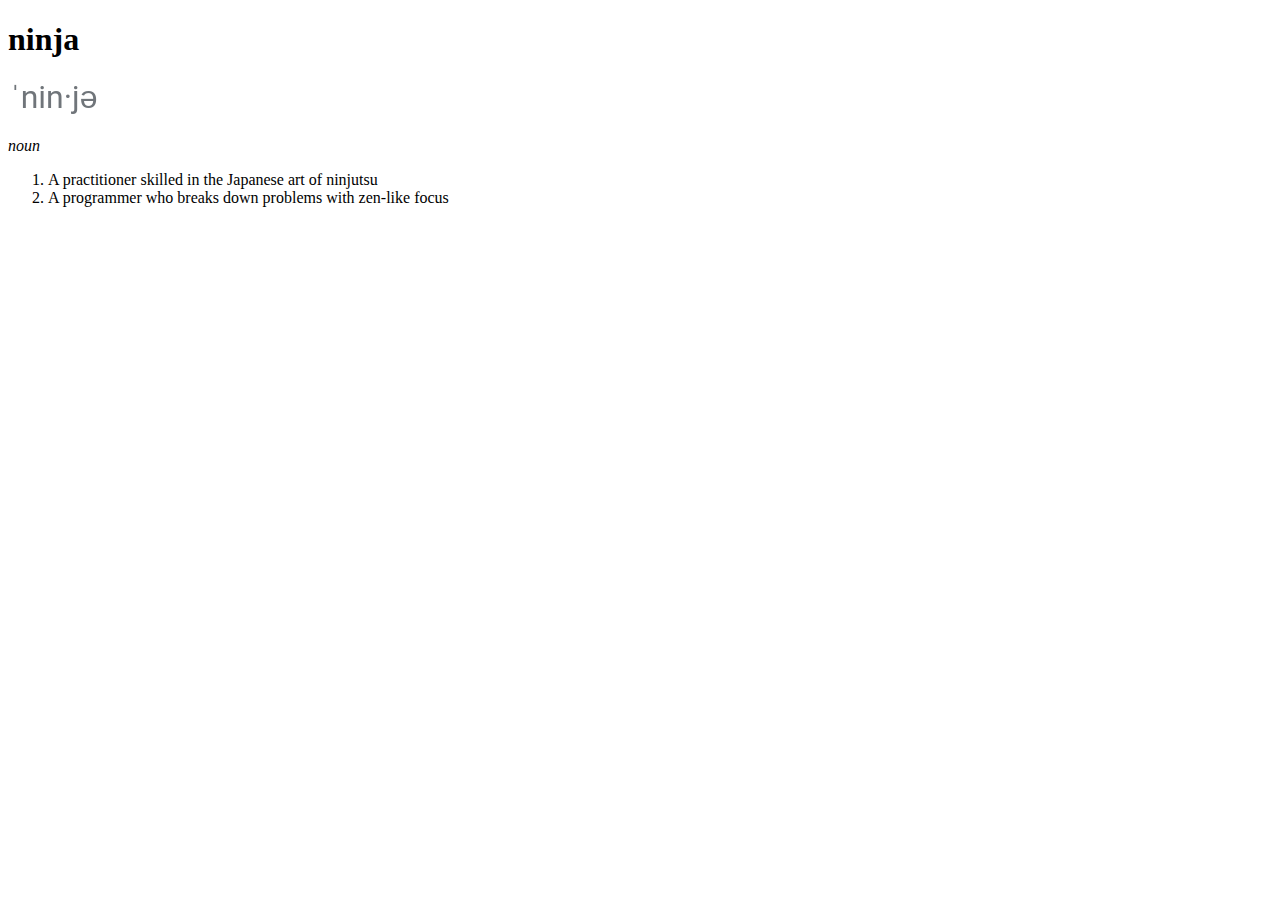
<file: Week1/Day 1/Practice/Dictionary Entry/index.html>
<!DOCTYPE html>
<html lang="en">
<head>
    <meta charset="UTF-8">
    <meta http-equiv="X-UA-Compatible" content="IE=edge">
    <meta name="viewport" content="width=device-width, initial-scale=1.0">
    
</head>
<body>
    <h1>ninja</h1>
   <img src="pronunciation.png">
   <p><em>noun</em></p>
   <ol>
    <li>A practitioner skilled in the Japanese art of ninjutsu </li>
    <li>A programmer who breaks down problems with zen-like focus</li>
   </ol>
</body>
</html>
</file>
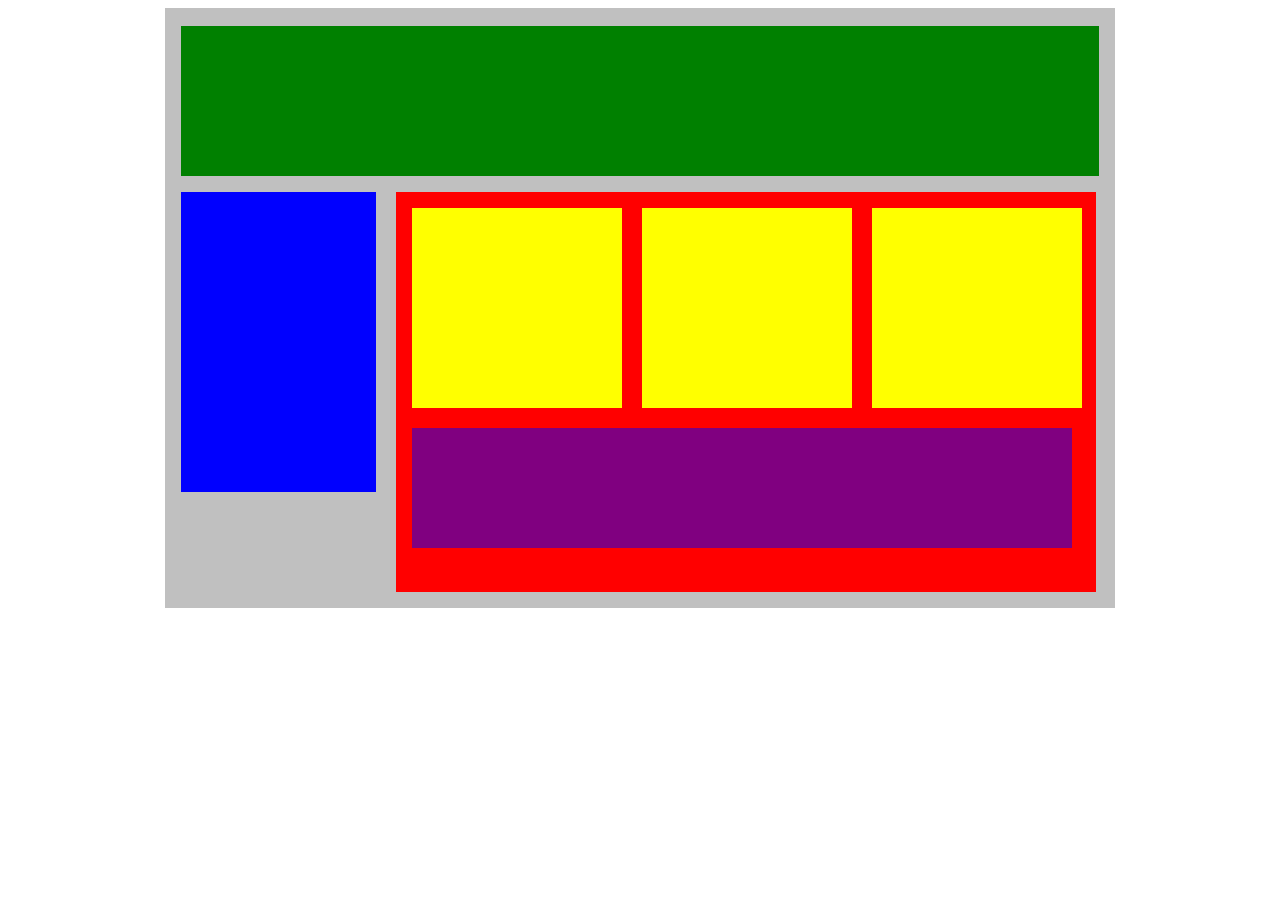
<file: Week1/Day 2/Core/Plotting-Our-Blocks/index.html>
<!DOCTYPE html>
<html lang="en">
<head>
    <title>Position Practice</title>
    <link rel="stylesheet" type="text/css" href="styles.css">
</head>
<body>
    <div class="container">
        <div class="top-nav"></div>
        <div class="side-nav"></div>
        <div class="main">
            <div class="sub-content"></div>
            <div class="sub-content"></div>
            <div class="sub-content"></div>
            <div id="advertisement"></div>
        </div>
    </div>
</body>
</html>
</file>
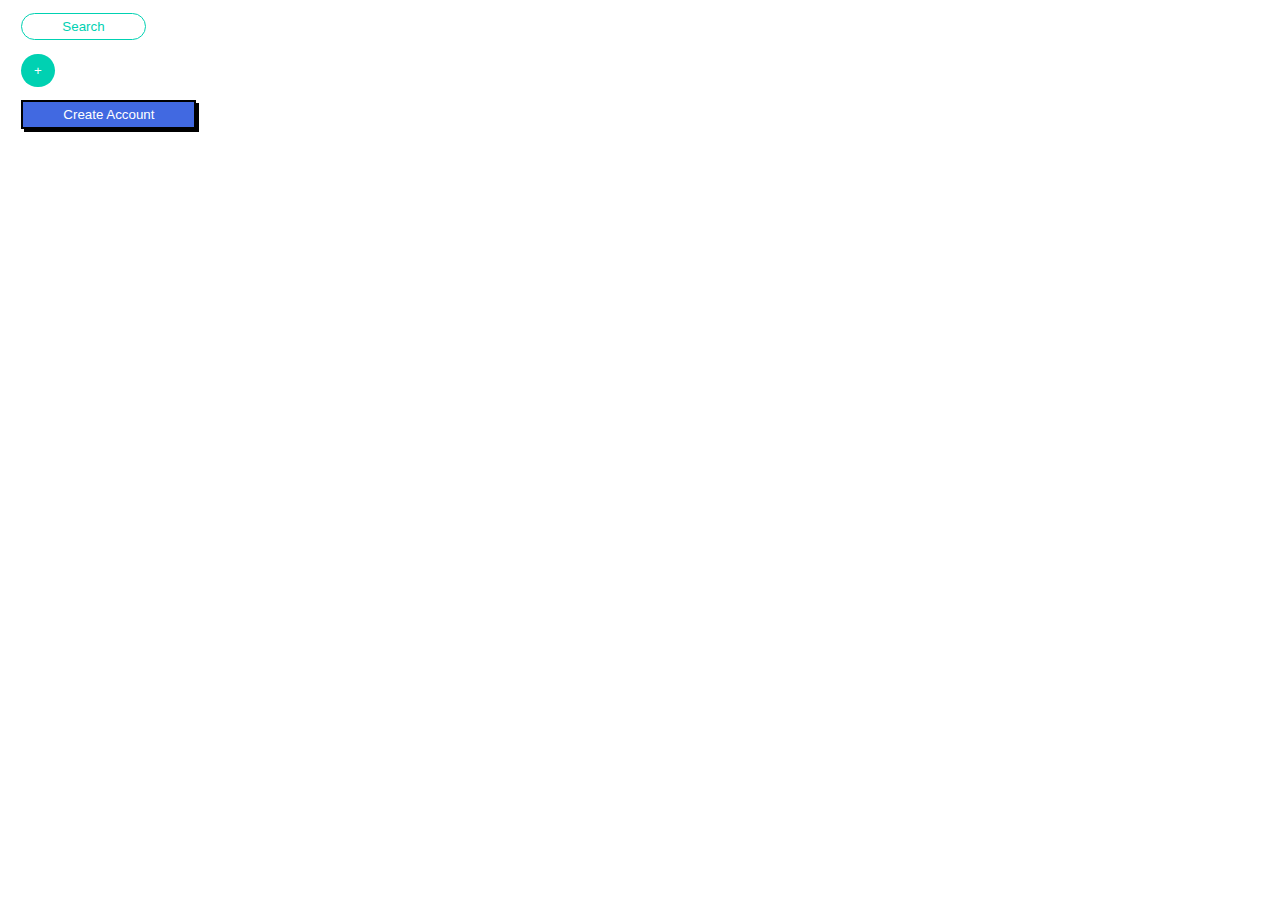
<file: Week1/Day 2/Practice/Button-Up/index.html>
<!DOCTYPE html>
<html lang="en">
<head>
    <meta charset="UTF-8">
    <meta http-equiv="X-UA-Compatible" content="IE=edge">
    <meta name="viewport" content="width=device-width, initial-scale=1.0">
    <link rel="stylesheet" href="style.css">
    <title>Button Up</title>
</head>
<body>
    <div class="buttons">
        <button class="search">Search</button>
        <button class="plus">+</button>
        <button class="create-account">Create Account</button>
    </div> 
</body>
</html>
</file>
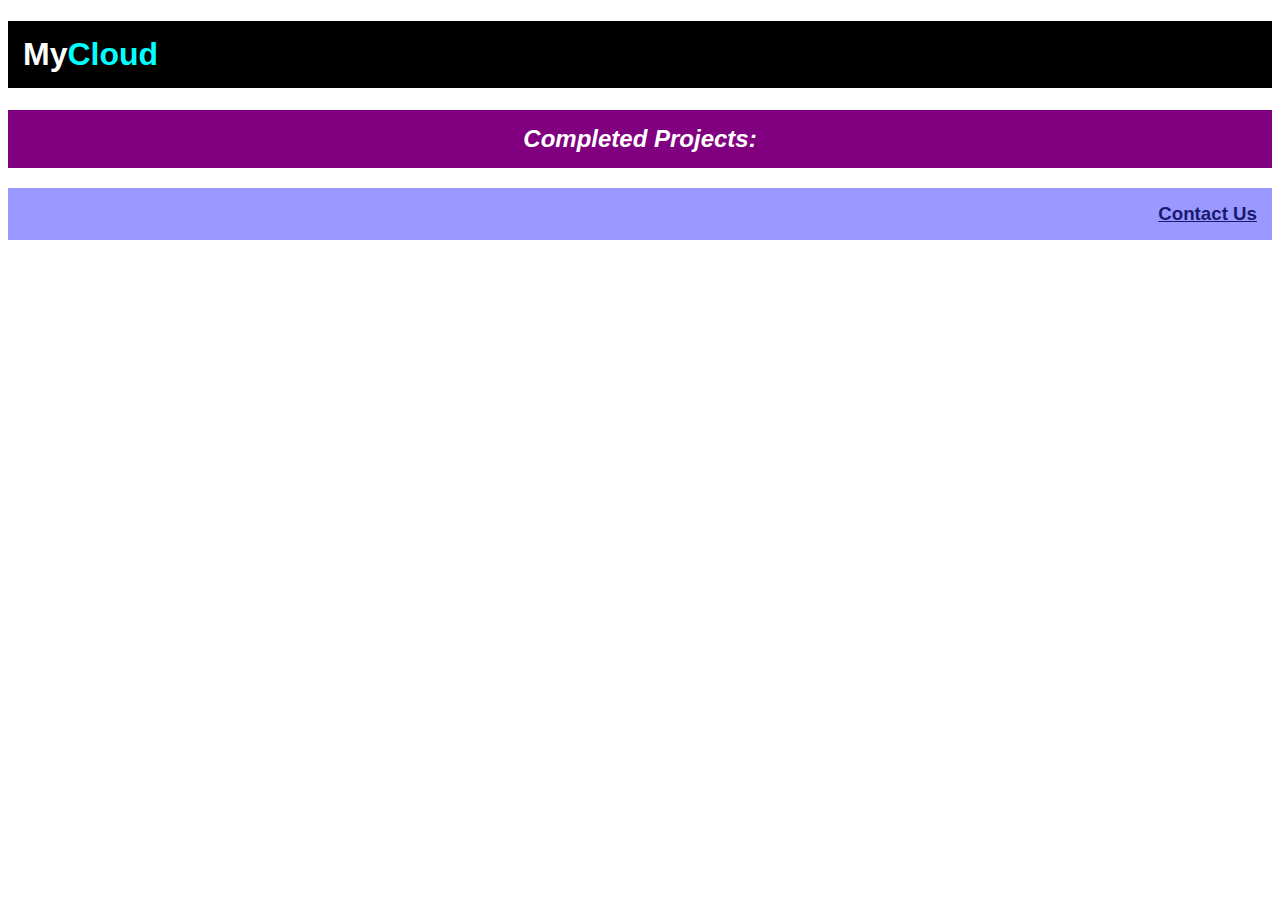
<file: Week1/Day 2/Practice/Styling/index.html>
<!DOCTYPE html>
<html lang="en">
<head>
    <meta charset="UTF-8">
    <meta http-equiv="X-UA-Compatible" content="IE=edge">
    <meta name="viewport" content="width=device-width, initial-scale=1.0">
    <link rel="stylesheet" href="style.css">
    <title>Styling</title>
</head>
<body>
    <h1>My<span>Cloud</span></h1>
    <h2>Completed Projects:</h2>
    <h3>Contact Us</h3>
</body>
</html>
</file>
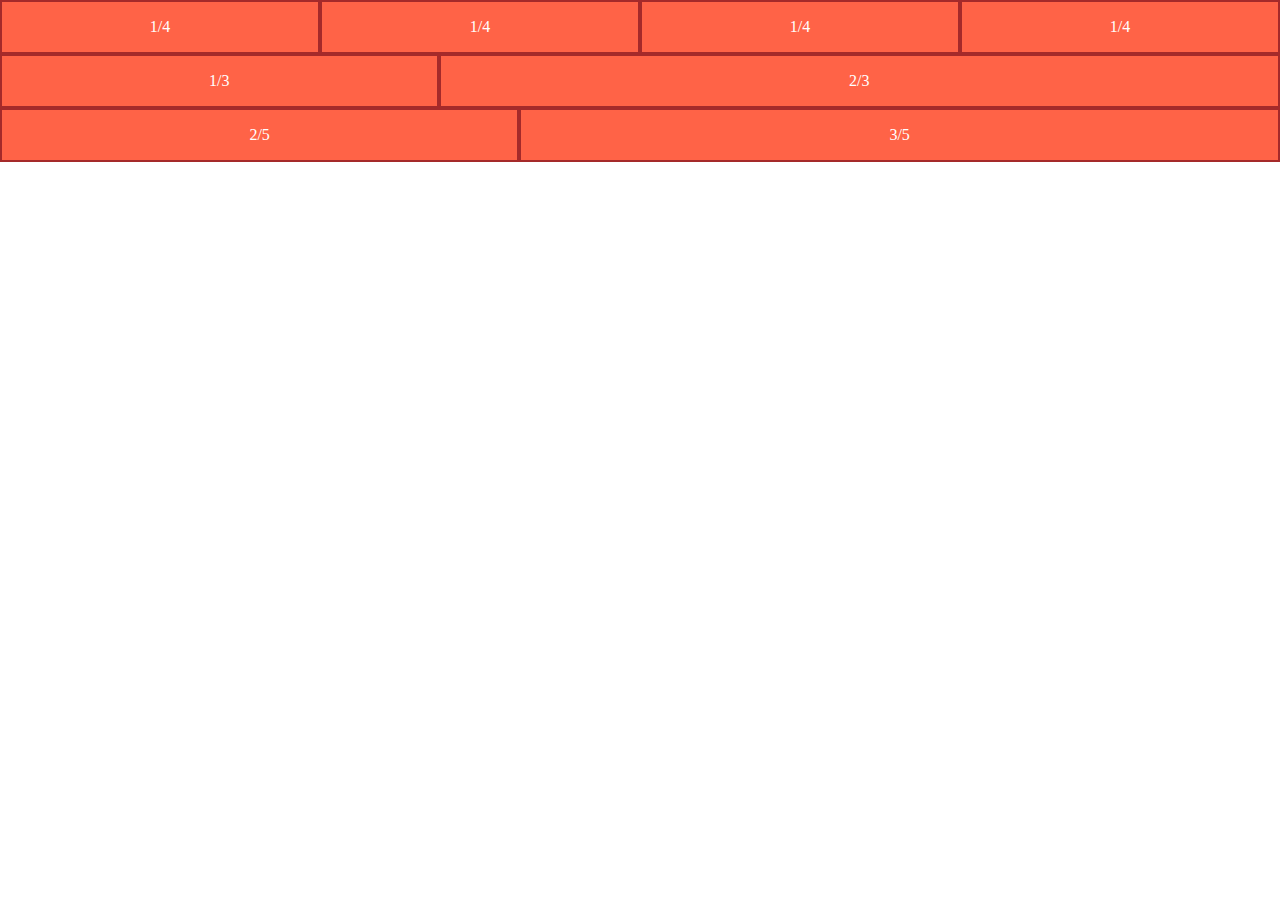
<file: Week1/Day 3/Core/FLEX-ible Columns/index.html>
<!DOCTYPE html>
<html lang="en">
<head>
    <meta charset="UTF-8">
    <meta http-equiv="X-UA-Compatible" content="IE=edge">
    <meta name="viewport" content="width=device-width, initial-scale=1.0">
    <link rel="stylesheet" href="style.css">
    <title>Document</title>
</head>
<body>
    <div class="row">
        <div class="col tomato">1/4</div>
        <div class="col tomato">1/4</div>
        <div class="col tomato">1/4</div>
        <div class="col tomato">1/4</div>
    </div>
    <div class="row">
        <div class="col tomato">1/3</div>
        <div class="col-2 tomato">2/3</div>
    </div>
    <div class="row">
        <div class="col-2 tomato">2/5</div>
        <div class="col-3 tomato">3/5</div>
    </div>    
</body>
</html>
</file>
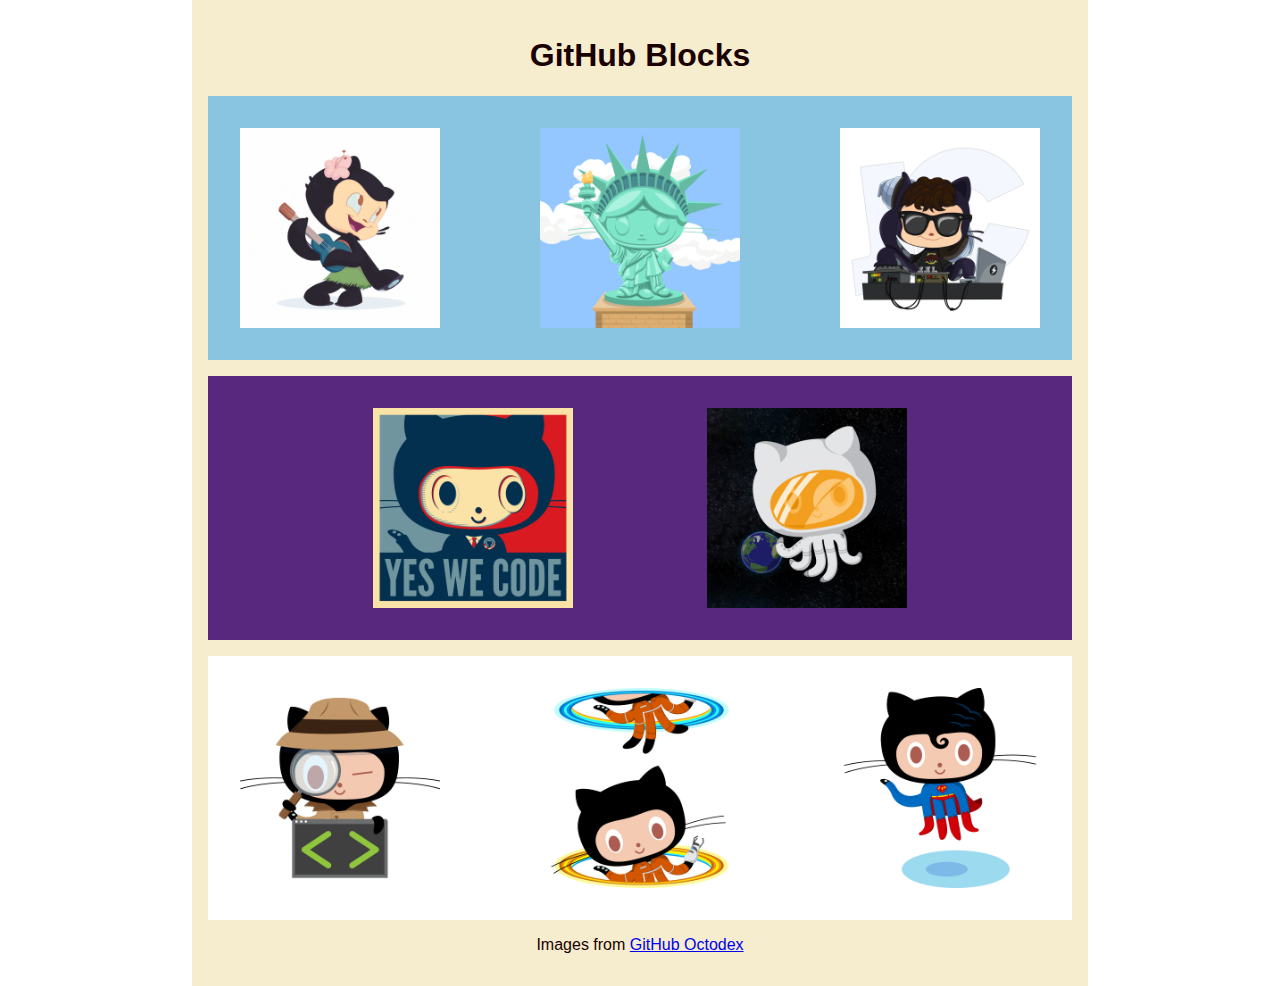
<file: Week1/Day 3/Core/Github Blocks/index.html>
<!DOCTYPE html>
<html lang="en">
<head>
    <meta charset="UTF-8">
    <meta http-equiv="X-UA-Compatible" content="IE=edge">
    <meta name="viewport" content="width=device-width, initial-scale=1.0">
    <link rel="stylesheet" href="style.css">
    <title>GitHub Blocks</title>
</head>
<body>
    <div class="container">
        <h1>GitHub Blocks</h1>
        <div class="sub-container blueBG">
            <img src="Images/hula_loop_octodex03.gif" alt="Hula loop octodex">
            <img src="Images/octoliberty.png" alt="Octo liberty">
            <img src="Images/catstello.png" alt="Catstello">
        </div>
        <div class="sub-container2 brownBG">
            <img src="Images/baracktocat.jpg" alt="Baracktocat">
            <img src="Images/octonaut.jpg" alt="Octonaut">
        </div>
        <div class="sub-container whiteBG">
            <img src="Images/inspectocat.jpg" alt="Inspecto Cat">
            <img src="Images/chellocat.jpg" alt="Chello Cat">
            <img src="Images/okal-eltocat.jpg" alt="Okal-eltocat">
        </div>
        <p>Images from <a href="https://octodex.github.com/">GitHub Octodex</a></p>
    </div>
</body>
</html>
</file>
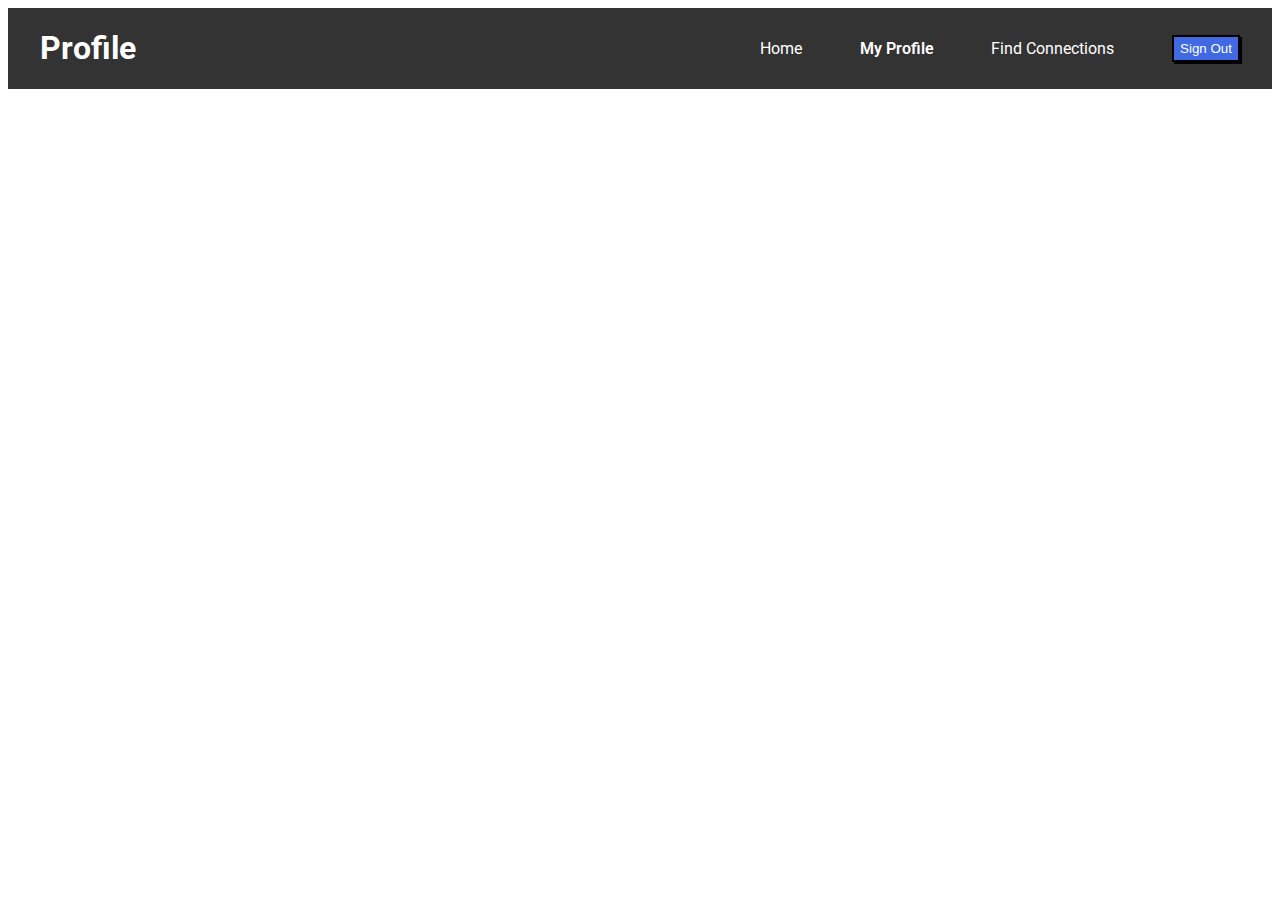
<file: Week1/Day 3/Practice/Flex-Navbar/index.html>
<!DOCTYPE html>
<html lang="en">
<head>
    <meta charset="UTF-8">
    <meta http-equiv="X-UA-Compatible" content="IE=edge">
    <meta name="viewport" content="width=device-width, initial-scale=1.0">
    <link rel="stylesheet" href="style.css">
    <link rel="preconnect" href="https://fonts.googleapis.com">
    <link rel="preconnect" href="https://fonts.gstatic.com" crossorigin>
    <link href="https://fonts.googleapis.com/css2?family=Lato&family=Roboto&display=swap" rel="stylesheet">
    <title>Document</title>
</head>
<body>
    <div class="nav">
        <h1 class="nav-title">Profile</h1>
        <ul class="nav-links">
            <li><a href="#">Home</a></li>
            <li><a href="#" class="active">My Profile</a></li>
            <li><a href="#">Find Connections</a></li>
            <li><button class="btn">Sign Out</button></li>
        </ul>
    </div>    
</body>
</html>
</file>
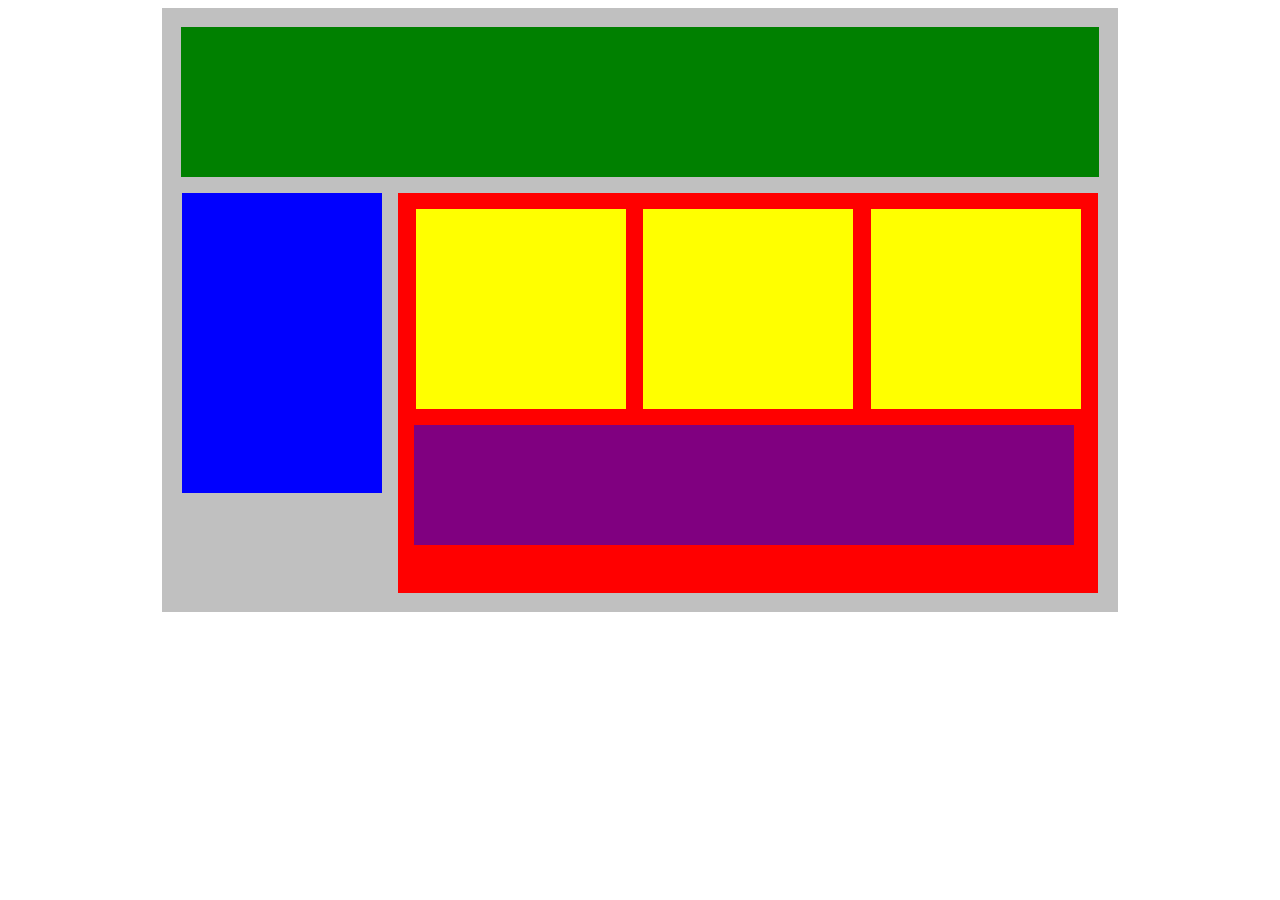
<file: Week1/Day 3/Practice/Flex-Our-Box/index.html>
<!DOCTYPE html>
<html lang="en">
<head>
    <title>Position Practice</title>
    <link rel="stylesheet" type="text/css" href="style.css">
</head>
<body>
    <div class="container">
        <div class="top-nav"></div>
        <div class="row">
            <div class="side-nav"></div>
            <div class="main">
                <div class="row">
                    <div class="sub-content"></div>
                    <div class="sub-content"></div>
                    <div class="sub-content"></div>
                </div>
                <div id="advertisement"></div>
            </div>
        </div>
    </div>
</body>
</html>
</file>
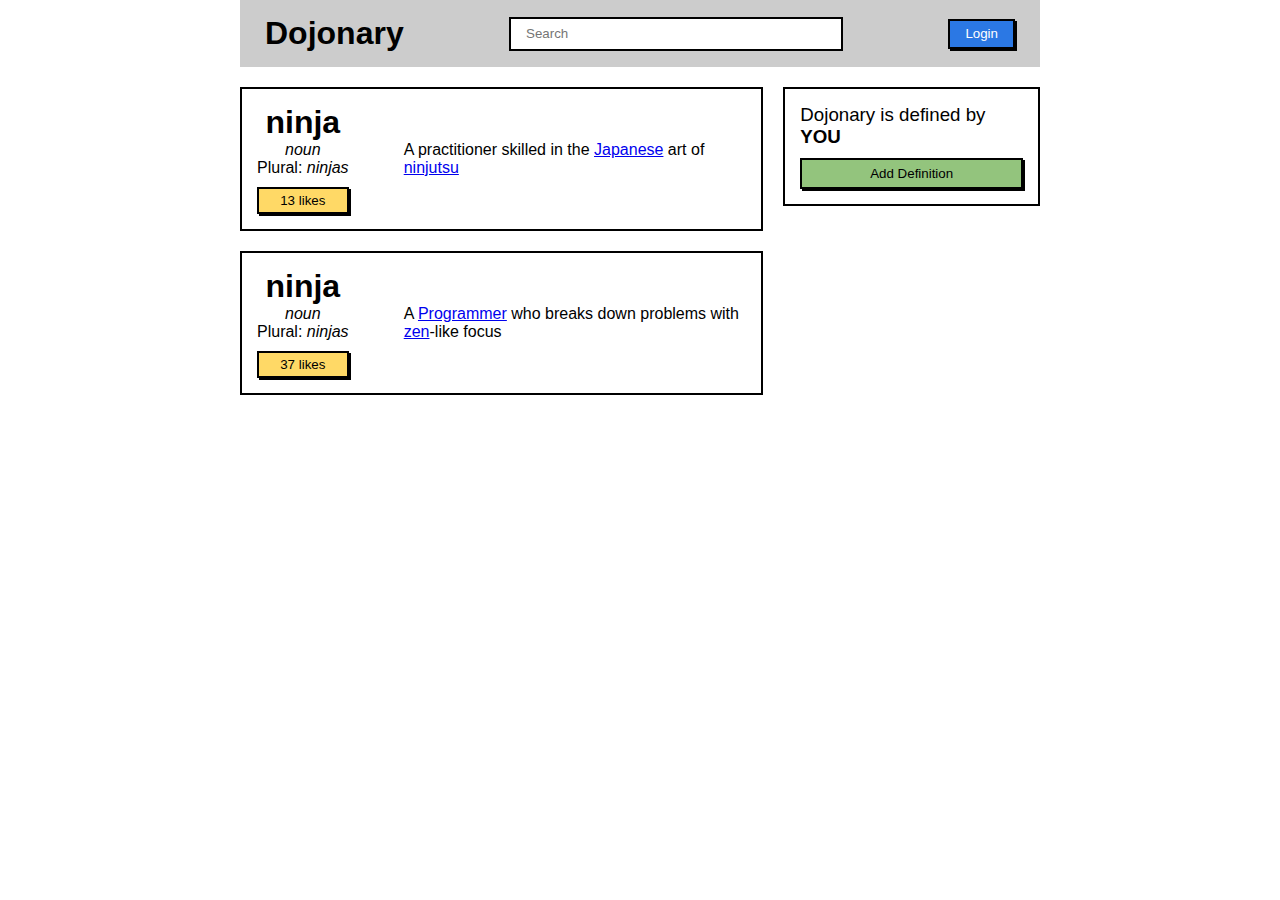
<file: Week2/Day 1/Core/Button Clicker/index.html>
<!DOCTYPE html>
<html lang="en">

<head>
    <meta charset="UTF-8">
    <meta http-equiv="X-UA-Compatible" content="IE=edge">
    <meta name="viewport" content="width=device-width, initial-scale=1.0">
    <link rel="stylesheet" href="style.css">
    <title>Button Clicker</title>
</head>

<body>
    <div class="navbar">
        <h1>Dojonary</h1>
        <input type="text" placeholder="Search">
        <button class="login" onclick="loginLogout(this)">Login</button>
    </div>
    <div class="content">
        <div class="ninjas">

            <div class="ninja">
                <div class="ninja-head">
                    <h1>ninja</h1>
                    <p>
                        <em>noun</em>
                    </p>
                    <p class="plural">Plural: <i>ninjas</i></p>
                    <button onclick="alert('Ninja was liked')">13 likes</button>
                </div>
                <p>
                    A practitioner skilled in the <a href="#">Japanese</a> art of <a href="#">ninjutsu</a>
                </p>
            </div>

            <div class="ninja">
                <div class="ninja-head">
                    <h1>ninja</h1>
                    <p>
                        <em>noun</em>
                    </p>
                    <p class="plural">Plural: <i>ninjas</i></p>
                    <button onclick="alert('Ninja was liked')">37 likes</button>
                </div>
                <p>
                    A <a href="#">Programmer</a> who breaks down problems with <a href="#">zen</a>-like focus
                </p>
            </div>

        </div>
        <div class="dojonary">
            <h3>Dojonary is defined by <strong>YOU</strong></h3>
            <button onclick="removeBtn(this)">Add Definition</button>
        </div>
    </div>
    <script src="scripts.js"></script>
</body>

</html>
</file>
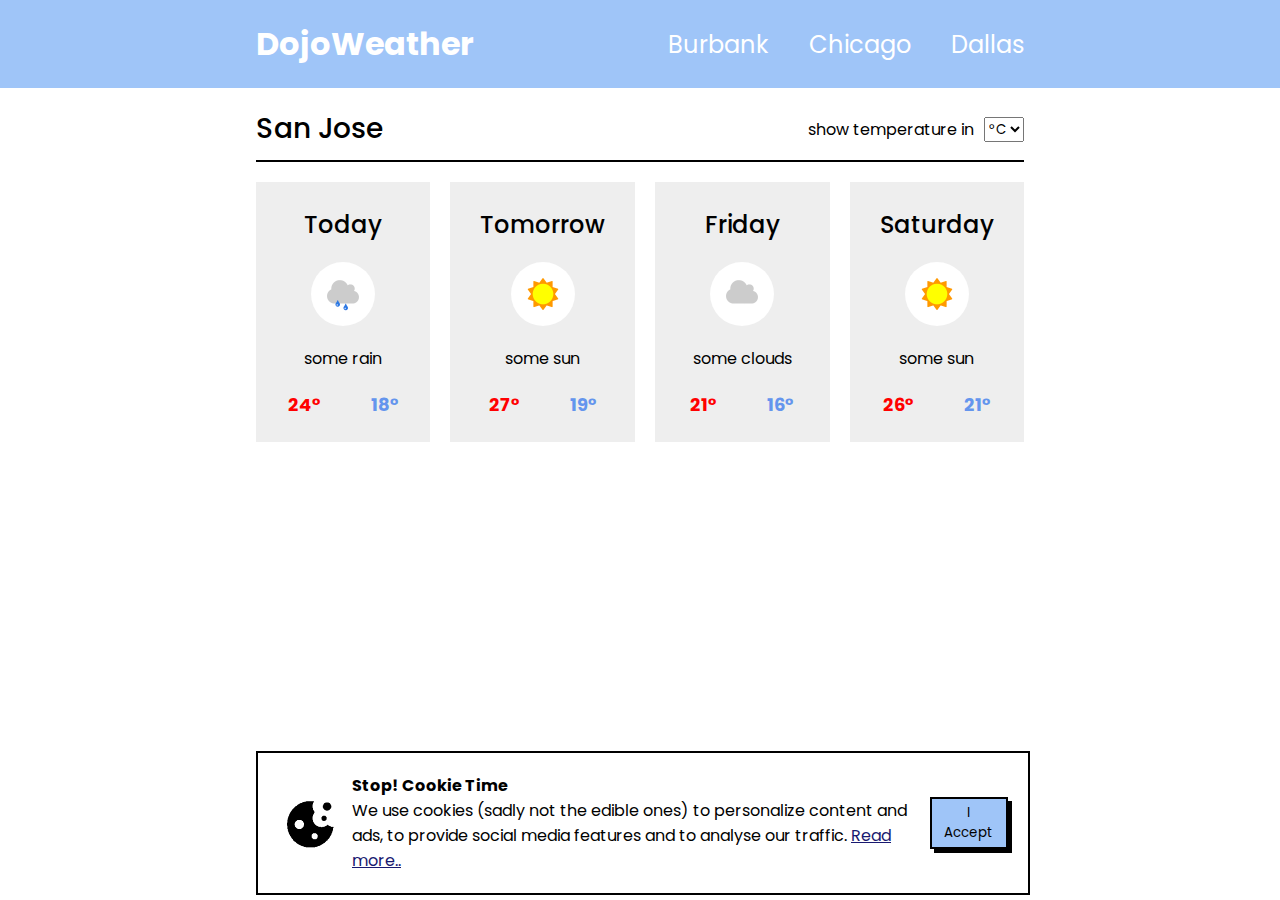
<file: Week2/Day 5/Practice/DojoWeather/index.html>
<!DOCTYPE html>
<html lang="en">

<head>
    <meta charset="UTF-8">
    <meta http-equiv="X-UA-Compatible" content="IE=edge">
    <meta name="viewport" content="width=device-width, initial-scale=1.0">
    <link rel="stylesheet" href="style.css">
    <title>Dojo Weather</title>
</head>

<body>

    <!--------------- navbar --------------->
    <div class="navbar">
        <h1>DojoWeather</h1>
        <ul>
            <li onclick="loadingWeather()">Burbank</li>
            <li onclick="loadingWeather()">Chicago</li>
            <li onclick="loadingWeather()">Dallas</li>
        </ul>
    </div>
    <!--------------- container --------------->
    <div class="container">
        <!--------------- page-header --------------->
        <div class="page-header">
            <h2>San Jose</h2>
            <div id="temp-select">
                <p>show temperature in </p>
                <select name="choose-unit" id="unit" onchange="chooseUnit(this)">
                    <option value="celsius" selected>°C</option>
                    <option value="fahrenheit">°F</option>
                </select>
            </div>
        </div>
        <!--------------- page-body --------------->
        <div class="page-body">

            <div class="day">
                <h3>Today</h3>
                <img src="assets/some_rain.png" alt="">
                <p>some rain</p>
                <div class="temperature day1">
                    <span id="max-temp">24°</span>
                    <span id="min-temp">18°</span>
                </div>
            </div>
            <div class="day">
                <h3>Tomorrow</h3>
                <img src="assets/some_sun.png" alt="">
                <p>some sun</p>
                <div class="temperature day2">
                    <span id="max-temp">27°</span>
                    <span id="min-temp">19°</span>
                </div>
            </div>
            <div class="day">
                <h3>Friday</h3>
                <img src="assets/some_clouds.png" alt="">
                <p>some clouds</p>
                <div class="temperature day3">
                    <span id="max-temp">21°</span>
                    <span id="min-temp">16°</span>
                </div>
            </div>
            <div class="day">
                <h3>Saturday</h3>
                <img src="assets/some_sun.png" alt="">
                <p>some sun</p>
                <div class="temperature day4">
                    <span id="max-temp">26°</span>
                    <span id="min-temp">21°</span>
                </div>

            </div>
        </div>
        <div class="cookies">
            <img src="assets/cookie.png" alt="">
            <div class="descript">
                <h4>Stop! Cookie Time</h4>
                <p>We use cookies (sadly not the edible ones) to personalize
                    content and ads, to provide social media features and to
                    analyse our traffic. <a href="#">Read more..</a>
                </p>
            </div>
        <button onclick="acceptCookies()">I Accept</button>
        </div>
    </div>


    <script src="script.js"></script>
</body>

</html>
</file>
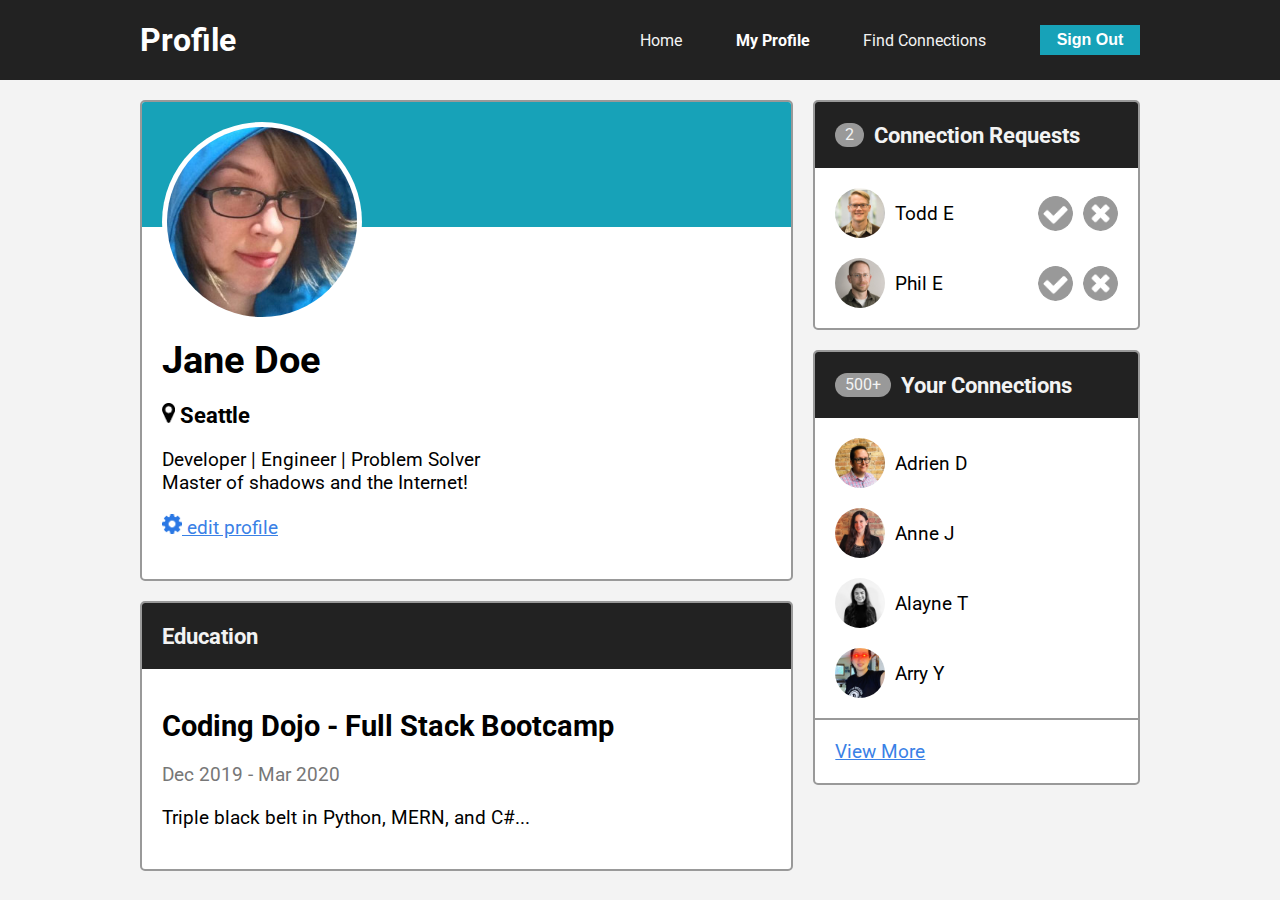
<file: Week2/Day 5/Practice/Making Connections/index.html>
<!DOCTYPE html>
<html lang="en">
<head>
    <meta charset="UTF-8">
    <meta name="viewport" content="width=device-width, initial-scale=1.0">
    <title>Profile Page</title>
    <link rel="stylesheet" href="style.css">
    <link rel="preconnect" href="https://fonts.gstatic.com">
    <link href="https://fonts.googleapis.com/css2?family=Roboto&display=swap" rel="stylesheet">
</head>
<body>

    <!-- navbar -->
    <div class="nav">
        <div class="flex-container">
            <h1 class="nav-title">Profile</h1>
            <ul class="nav-links">
                <li><a href="#">Home</a></li>
                <li><a href="#" class="active">My Profile</a></li>
                <li><a href="#">Find Connections</a></li>
                <li><button class="btn">Sign Out</button></li>
            </ul>
        </div>
    </div>

    <!-- main -->
    <div class="flex-container main">

        <!-- 2/3 width column -->
        <div class="col-2">

            <!-- user info card -->
            <div class="card user-card">
                <div class="card-header">
                    <img src="images/jane-m.jpg" alt="jane" class="avatar-m">
                </div>
                <div class="card-body">
                    <h1>Jane Doe</h1>
                    <h3><img src="icons/map-marker.png" alt="pin" class="icon-s"> Seattle</h3>
                    <p>Developer | Engineer | Problem Solver<br>
                    Master of shadows and the Internet!</p>
                    <p onclick="changeName()"><a href="#"><img src="icons/gear.png" alt="gear" class="icon-s"> edit profile</a></p>
                </div>
            </div>

            <!-- user education card -->
            <div class="card">
                <div class="card-header">
                    <h3>Education</h3>
                </div>
                <div class="card-body">
                    <h2>Coding Dojo - Full Stack Bootcamp</h2>
                    <p class="dates">Dec 2019 - Mar 2020</p>
                    <p>Triple black belt in Python, MERN, and C#...</p>
                </div>
            </div>

        </div>

        <!-- 1/3 width column -->
        <div class="col-1">

            <!-- connection requests card -->
            <div class="card">
                <div class="card-header">
                    <span class="badge req-number">2</span>
                    <h3>Connection Requests</h3>
                </div>
                <ul class="card-list">
                    <li class="card-list-item todd">
                        <span id="todd">
                            <img src="images/todd-s.jpg" alt="todd" class="avatar-s">
                            Todd E
                        </span>
                        <span>
                            <img onclick="addConnection(0)" src="icons/accept-circle.png" alt="accept" class="icon">
                            <img onclick="removeReq(0)" src="icons/close-circle.png" alt="close" class="icon">
                        </span>
                    </li>
                    <li class="card-list-item phil">
                        <span id="phil">
                            <img src="images/phil-s.jpg" alt="phil" class="avatar-s">
                            Phil E
                        </span>
                        <span>
                            <img onclick="addConnection(1)" src="icons/accept-circle.png" alt="accept" class="icon">
                            <img onclick="removeReq(1)" src="icons/close-circle.png" alt="close" class="icon">
                        </span>
                    </li>
                </ul>
            </div>

            <!-- your connections card -->
            <div class="card">
                <div class="card-header">
                    <span class="badge con-number">500+</span>
                    <h3>Your Connections</h3>
                </div>
                <ul class="card-list connections">
                    <li class="card-list-item start">
                        <img src="images/adrien-s.jpg" alt="adrien" class="avatar-s">
                        Adrien D
                    </li>
                    <li class="card-list-item start">
                        <img src="images/anne-s.jpg" alt="anne" class="avatar-s">
                        Anne J
                    </li>
                    <li class="card-list-item start">
                        <img src="images/alayne-s.jpg" alt="alayne" class="avatar-s">
                        Alayne T
                    </li>
                    <li class="card-list-item start">
                        <img src="images/arry-s.jpg" alt="arry" class="avatar-s">
                        Arry Y
                    </li>
                </ul>
                <div class="card-footer">
                    <a href="#">View More</a>
                </div>
            </div>

        </div>
    </div>

    <script src="script.js"></script>
</body>
</html>
</file>
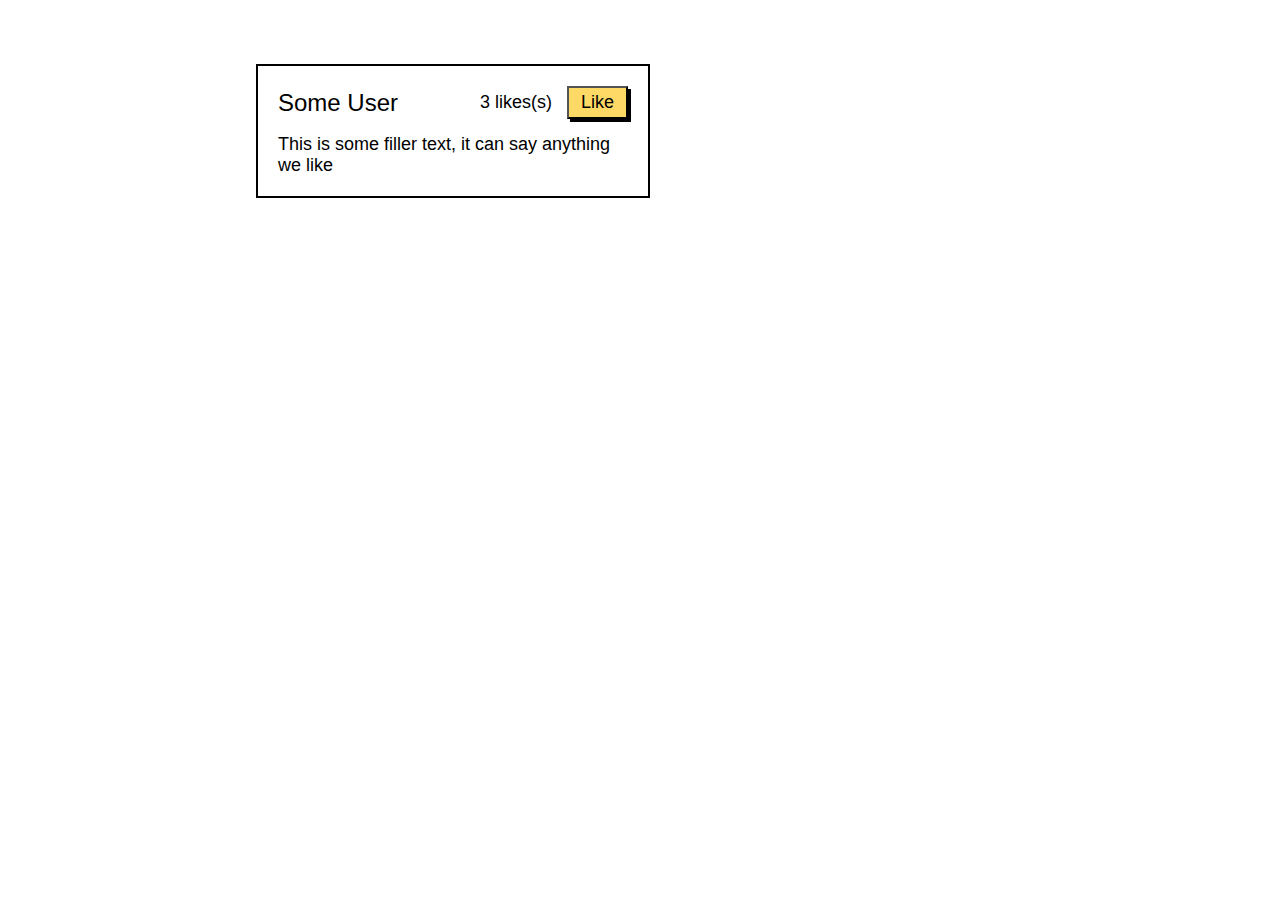
<file: Week2/Day 4/Core/likes/part 1/index.html>
<!DOCTYPE html>
<html lang="en">

<head>
    <meta charset="UTF-8">
    <meta http-equiv="X-UA-Compatible" content="IE=edge">
    <meta name="viewport" content="width=device-width, initial-scale=1.0">
    <link rel="stylesheet" href="style.css">
    <title>Likes</title>
</head>

<body>
    <div class="like-box">
        <p class="title">Some User</p>
        <p class="likes">3 likes(s)</p>
        <button onclick="increaseLikes()">Like</button>
        <p class="description">This is some filler text, it can say anything we like</p>
    </div>

    <script src="script.js"></script>
</body>

</html>
</file>
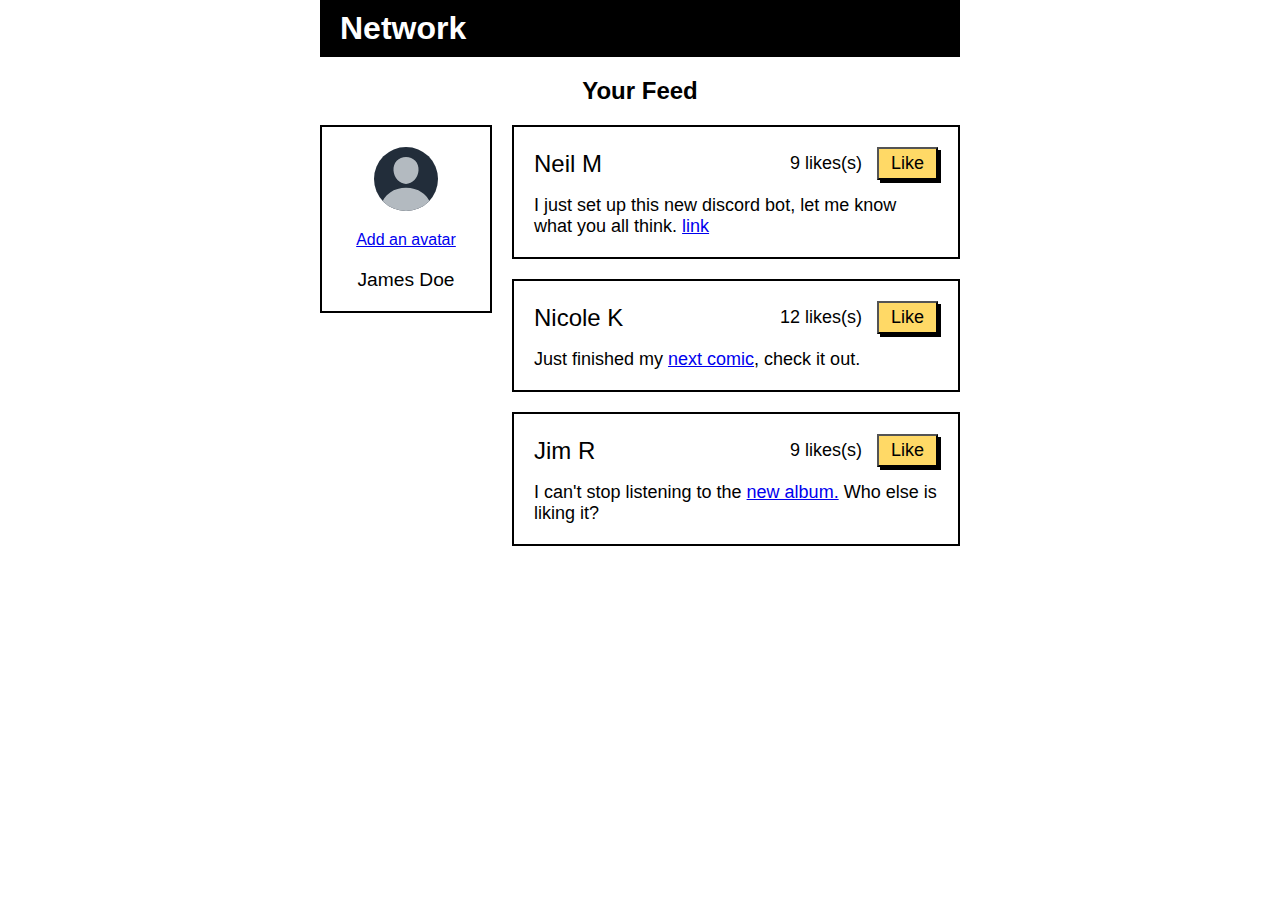
<file: Week2/Day 4/Core/likes/part 2/index.html>
<!DOCTYPE html>
<html lang="en">

<head>
    <meta charset="UTF-8">
    <meta http-equiv="X-UA-Compatible" content="IE=edge">
    <meta name="viewport" content="width=device-width, initial-scale=1.0">
    <link rel="stylesheet" href="style.css">
    <title>Likes part 2</title>
</head>

<body>
    <div class="container">
        <div class="topbar">
            <h1>Network</h1>
        </div>
        <h2>Your Feed</h2>
        <div class="badge">
            <img src="avatar.svg" alt="profile image">
            <a href="#">Add an avatar</a>
            <p>James Doe</p>
        </div>
        <div class="profiles">
            <div class="like-box">
                <p class="title">Neil M</p>
                <p class="neil-likes">9 likes(s)</p>
                <button onclick="increaseLikes(0)">Like</button>
                <p class="description">I just set up this new discord bot, let me know what you all think.
                    <a href="#">link</a>
                </p>
            </div>
            <div class="like-box">
                <p class="title">Nicole K</p>
                <p class="nicole-likes">12 likes(s)</p>
                <button onclick="increaseLikes(1)">Like</button>
                <p class="description">Just finished my
                    <a href="#">next comic</a>, check it out.
                </p>
            </div>
            <div class="like-box">
                <p class="title">Jim R</p>
                <p class="jim-likes">9 likes(s)</p>
                <button onclick="increaseLikes(2)">Like</button>
                <p class="description">I can't stop listening to the
                    <a href="#">new album.</a> Who else is liking it?
                </p>
            </div>
        </div>

    </div>


    <script src="script.js"></script>
</body>

</html>
</file>
<file: Week1/Day 2/Core/Plotting-Our-Blocks/styles.css>
.container{
    width: 950px;
    background-color: silver;
    margin: 0px auto;
    padding-top: 0.1em;
}
.top-nav {
    height: 150px;
    background-color: green;
    margin: 1em 1em 0 1em;
}
.side-nav {
    height: 300px;
    width: 195px;
    background-color: blue;
    margin: 1em 0 0 1em;
}
.main {
    height: 400px;
    width: 700px;
    background-color: red;
    margin: 1em 1em;
}
.sub-content {
    height: 200px;
    width: 210px;
    background-color: yellow;
    display: inline-block;
    margin: 1em 0 1em 1em;
}
#advertisement {
    height: 120px;
    width: 660px;
    background-color: purple;
    margin-left: 1em;
}
.side-nav, .main {
    display: inline-block;
    vertical-align: top;
}
</file>
<file: Week1/Day 2/Practice/Button-Up/style.css>
button{
    display: block;
    margin: 1em;
}
.search {
    border: 1px solid ;
    background-color: white;
    color: #00d1b2;
    border-radius: 40px;
}
.search, .create-account {
    padding: 5px 40px;
}
.plus{
    width: 2.5em;
    height: 2.5em;
    border-radius: 50%;
    border-style: none;
    background-color: #00d1b2;
    color:white;
    
}
.create-account{
    border: 2px solid black;
    background-color: royalblue;
    color: white;
    box-shadow: 3px 3px black;
}
</file>
<file: Week1/Day 2/Practice/Styling/style.css>
body {
font-family: sans-serif;
}

h1 {
    color: white;
    background-color: black;
}
span {
    color: cyan;
}
h2 {
    text-align: center;
    background-color: purple;
    font-style: italic;
    color: white;
}
h3 {
    text-align: right;
    background-color: #9999ff;
    color: midnightblue;
    text-decoration: underline;
}

h1, h2, h3 {
    padding: 15px;
}
</file>
<file: Week1/Day 3/Core/FLEX-ible Columns/style.css>
* {
    padding: 0;
    margin: 0;
}
.row {
    display: flex;
}

.col {
    flex: 1;
}
.col-2 {    
    flex: 2;
}
.col-3 {    
    flex: 3;
}

.tomato {
    padding: 1em;
    background-color: tomato;
    text-align: center;
    color: white;
    border: 2px solid brown;
}
</file>
<file: Week1/Day 3/Core/Github Blocks/style.css>
body {
    max-width: 70%;
    margin: 0 auto;
}
.container {
    background-color: #F5EDCE;
    padding: 1em;
    text-align: center;
    font-family: 'Franklin Gothic Medium', 'Arial Narrow', Arial, sans-serif;
    color: #1A0000;
}
h1{
    font-weight: 700;
}
img {
    height: 200px;
}
.sub-container {
    display: flex;
    padding: 2em;
    justify-content: space-between;
    margin-bottom: 1em;
}
.sub-container2 {
    display: flex;
    padding: 2em;
    justify-content: space-evenly;
    margin-bottom: 1em;
}

.blueBG {
    background-color: #89C4E1;
}
.brownBG{
    background-color: #58287F;
}
.whiteBG {
    background-color: white;
}
</file>
<file: Week1/Day 3/Practice/Flex-Navbar/style.css>
ul {
    list-style-type: none;
}
a{
    text-decoration: none;
    color: white;
}
.nav, .nav-links {
    display: flex;
    align-items: center;
    justify-content: space-between;
    font-family: 'Roboto', sans-serif;
}
.nav-links{
    width: 40%;
}
.nav{
    padding: 0 2em;
    background-color: #333333;
    color: white;
}
button{
    color: white;
    background-color: royalblue;
    border: 2px solid black;
    padding: 4px 6px;
    box-shadow: 2px 2px black;
}
.active {
    font-weight: 600;
}
</file>
<file: Week1/Day 3/Practice/Flex-Our-Box/style.css>
.container{
    width: 950px;
    background-color: silver;
    margin: 0px auto;
    padding: 0.2em;
}
.top-nav {
    height: 150px;
    background-color: green;
    margin: 1em 1em 0 1em;
}
.side-nav {
    height: 300px;
    width: 200px;
    background-color: blue;
}
.main {
    height: 400px;
    width: 700px;
    background-color: red;
}
.sub-content {
    height: 200px;
    width: 210px;
    background-color: yellow;
}
#advertisement {
    height: 120px;
    width: 660px;
    background-color: purple;
    /* change */
    margin-left: 1em;
}
.row {
    /* TODO - what should go here? */
    display: flex;
    justify-content: space-evenly;
    margin: 1em 0;
}
</file>
<file: Week2/Day 1/Core/Button Clicker/style.css>
* {
    padding: 0;
    margin: 0;
}
body {
    max-width: 800px;
    margin: auto;
    font-family: "roboto", sans-serif;
}
.content {
    padding: 20px 0;
    display: flex;
}

/* Ninjas section */

.ninja {
    display: flex;
    align-items: center;
    width: 90%;
    justify-content: space-between;
    border: 2px solid black;
    padding: 15px;
    flex-wrap: wrap;
    margin-bottom: 20px;
}

.ninja div {
    text-align: center;
}
.plural {
    padding-bottom: 10px;
}
.ninja-head button {
    width: 100%;
    padding: 4px 0;
    background-color: #ffd966;
    border: 2px solid black;
    box-shadow: 2px 2px black;
}

.ninja > p {
    padding: 10px 0;
    width: 70%;
}

.dojonary {
    border: 2px solid black;
    height: fit-content;
    padding: 15px;
}

.dojonary h3 {
    padding: 0 0 10px 0;
    font-weight: 500;
}

.dojonary button {
    width: 100%;
    padding: 6px 0;
    background-color: #93c47d;
    border: 2px solid black;
    box-shadow: 2px 2px black;
}

/* Navbar */
.navbar {
    display: flex;
    justify-content: space-between;
    padding: 15px 25px;
    background-color: #cccccc;
    align-items: center;
}

.navbar input, .navbar button{
    padding: 0 15px;
    height: 30px;
}
.navbar input{
    width: 40%;
}

.login {
    border: 2px solid black;
    box-shadow: 2px 2px black;
    background-color: #2b78e4;
    color: white;
}
.navbar input {
    border: 2px solid black;
}
</file>
<file: Week2/Day 5/Practice/DojoWeather/style.css>
@import url('https://fonts.googleapis.com/css2?family=Poppins&display=swap');
* {
    margin: 0;
    padding: 0;
    font-family: 'Poppins', sans-serif;
}
/**** container ****/

.navbar{

    justify-content: space-between;
    background-color: #9fc5f8;
    color: white;
}
.navbar, .container {
    display: flex;
    flex-wrap: wrap;
    padding: 20px 20%;
    gap: 20px;
    align-items: center;
}
ul{
    list-style-type: none;
    display: flex;
    gap: 40px;
    font-size: 24px;
}
li {
    cursor: pointer;
}
.container {
    display: flex;
    justify-content: center;
    flex-wrap: wrap;
}
.page-header {
    display: flex;
    width: 100%;
    justify-content: space-between;
    align-items: center;
    border-bottom: 2px solid black;
    padding-bottom: 10px;
}
h2 {
    font-size: 28px;
    font-weight: 500;
}
#temp-select{
    display: flex;
    gap: 10px;
}

.page-body{
    width: 100%;
    display: flex;
    flex-wrap: wrap;
    gap: 20px;
}
.day{
    background-color: #eeeeee;
    flex: 1;
    height: 200px;
    display: flex;
    flex-direction: column;
    justify-content: center;
    align-items: center;
    gap: 20px;
    padding: 30px;
}
img{
    width: 64px;
    border-radius: 50%;
}
h3{
    font-size: 24px;
    font-weight: 500;
}
.temperature{
    display: flex;
    gap: 50px;
}
#max-temp{
    color: red;
}
#min-temp{
    color: cornflowerblue;
}
#max-temp, #min-temp{
    font-weight: 700;
    font-size: large;
}

.cookies{
    display: flex;
    align-items: center;
    border: 2px solid black;
    justify-content: center;
    padding: 20px;
    gap: 10px;
    position: fixed;
    bottom: 5px;
    left: 20%;
    background-color: white;
    width: 57%;

}
button {
    padding: 4px 10px;
    width: 10em;
    border: 2px solid black;
    box-shadow: 4px 4px black;
    background-color: #9fc5f8;
    cursor: pointer;
}

.cookies a {
color: midnightblue;
}
/* .cookies img {
    width: 64px;
} */
</file>
<file: Week2/Day 4/Core/likes/part 1/style.css>
* {
    margin: 0;
    padding: 0;
}
body {
    margin: 5% auto;
    width: 60%;
}
.like-box {
    min-width: 200px;
    max-width: 350px;
    border: 2px solid black;
    padding: 20px;
    display: flex;
    flex-wrap: wrap;
    justify-content: space-between;
    gap: 15px;
    font-family: 'Roboto', sans-serif;
    align-items: center;
    font-size: large;
}
.description {
    width: 100%;
}
.title {
    font-size: x-large;
    flex: 3;
}
button {
    background-color: #ffd966;
    padding: 4px 12px;
    font-size: large;
    box-shadow: 3px 3px black;
}
</file>
<file: Week2/Day 4/Core/likes/part 2/style.css>
* {
    margin: 0;
    padding: 0;
}

.container {
    display: flex;
    flex-wrap: wrap;
    gap: 20px;
    padding: 0 25%;
    font-family: "Roboto", sans-serif;
}
.topbar{
    background-color: black;
    width: 100%;
    padding: 10px 20px;
    color: white;
}
.badge {
    border: 2px solid black;
    padding: 20px;
    display: flex;
    flex-direction: column;
    align-items: center;
    /*  flex: 1; */
    min-width: 20%;
    max-width: 100%;
    height: fit-content;
    gap: 20px;
}
img {
    width: 64px;
    border-radius: 50%;
}
.badge p {
    font-size: larger;
}
.profiles {
    /* flex: 4; */
    width: 70%;
    display: flex;
    flex-direction: column;
    gap: 20px;
}
.like-box {
    border: 2px solid black;
    padding: 20px;
    display: flex;
    flex-wrap: wrap;
    justify-content: space-between;
    gap: 15px;
    align-items: center;
    font-size: large;
}
.description {
    width: 100%;
}
.title {
    font-size: x-large;
    flex: 3;
}
button {
    background-color: #ffd966;
    padding: 4px 12px;
    font-size: large;
    box-shadow: 3px 3px black;
}
h2 {
    width: 100%;
    text-align: center;
}
</file>
<file: Week2/Day 5/Practice/Making Connections/style.css>
/* CSS Reset */

* {
    margin: 0;
    padding: 0;
}

/* styles to apply to body */

body {
    background-color: #f3f3f3;
    font-family: 'Roboto', sans-serif;
}

.flex-container {
    width: 1000px;
    margin: 0 auto;
}

.flex-container, .nav-links, .nav {
    display: flex;
    justify-content: space-between;
    align-items: center;
}

.nav {
    height: 80px;
    background-color: #222;
    color: #fff;
    margin-bottom: 20px;
}

.nav-links {
    width: 50%;
    list-style-type: none;
    align-items: center;
}

.nav-links a {
    color: #f3f3f3;
    text-decoration: none;
}

.nav-links a.active {
    color: #fff;
    font-weight: bold;
}

.btn {
    height: 30px;
    width: 100px;
    color: #fff;
    background-color: #17a2b8;
    border: none;
    font-size: 1rem;
    font-weight: bold;
}

.flex-container.main {
    align-items: flex-start;
}

.col-2 {
    flex: 2;
    margin-right: 20px;
}

.col-1 {
    flex: 1;
}

.card {
    background-color: #fff;
    border: 2px solid #999;
    margin-bottom: 20px;
    border-radius: 5px;
    font-size: 1.2rem;
    overflow: hidden;
}


.card-header {
    padding: 20px;
    background-color: #222;
    color: #f3f3f3;
}

.card-header {
    display: flex;
    align-items: center;
}

.card-body {
    padding: 20px;
}

.card-body h1, 
.card-body h2,
.card-body h3,
.card-body p {
    margin: 20px 0px;
}

.user-card .card-header {
    background-color: #17a2b8;
    height: 85px;
    margin-bottom: 70px;
    display: block;
}

.card-footer {
    border-top: 2px solid #999;
    display: flex;
    align-items: center;
    padding: 20px;
}

.avatar-m {
    border-radius: 50%;
    background-color: #fff;
    height: 190px;
    padding: 5px;
}

.icon-s {
    height: 20px;
}

a {
    color: #3a81e6;
}

.dates {
    color: #777;
}

.card-list {
    padding: 0 20px;
    padding-top: 20px;
    list-style-type: none;
}

.card-list-item, 
.card-list-item > * {
    display: flex;
    align-items: center;
}

.card-list-item {
    margin-bottom: 20px;
    justify-content: space-between;
}

.card-list-item.start {
    justify-content: flex-start;
}

.avatar-s, .icon {
    height: 50px;
    border-radius: 50%;
    margin-right: 10px;
}

.icon {
    height: 35px;
}

.icon, .btn {
    cursor: pointer;
}

.icon:last-child {
    margin-right: 0;
}

.badge {
    font-size: 1rem;
    height: 24px;
    line-height: 24px;
    padding: 0 10px;
    background-color: #999;
    border-radius: 12px;
    margin-right: 10px;
}
</file>
